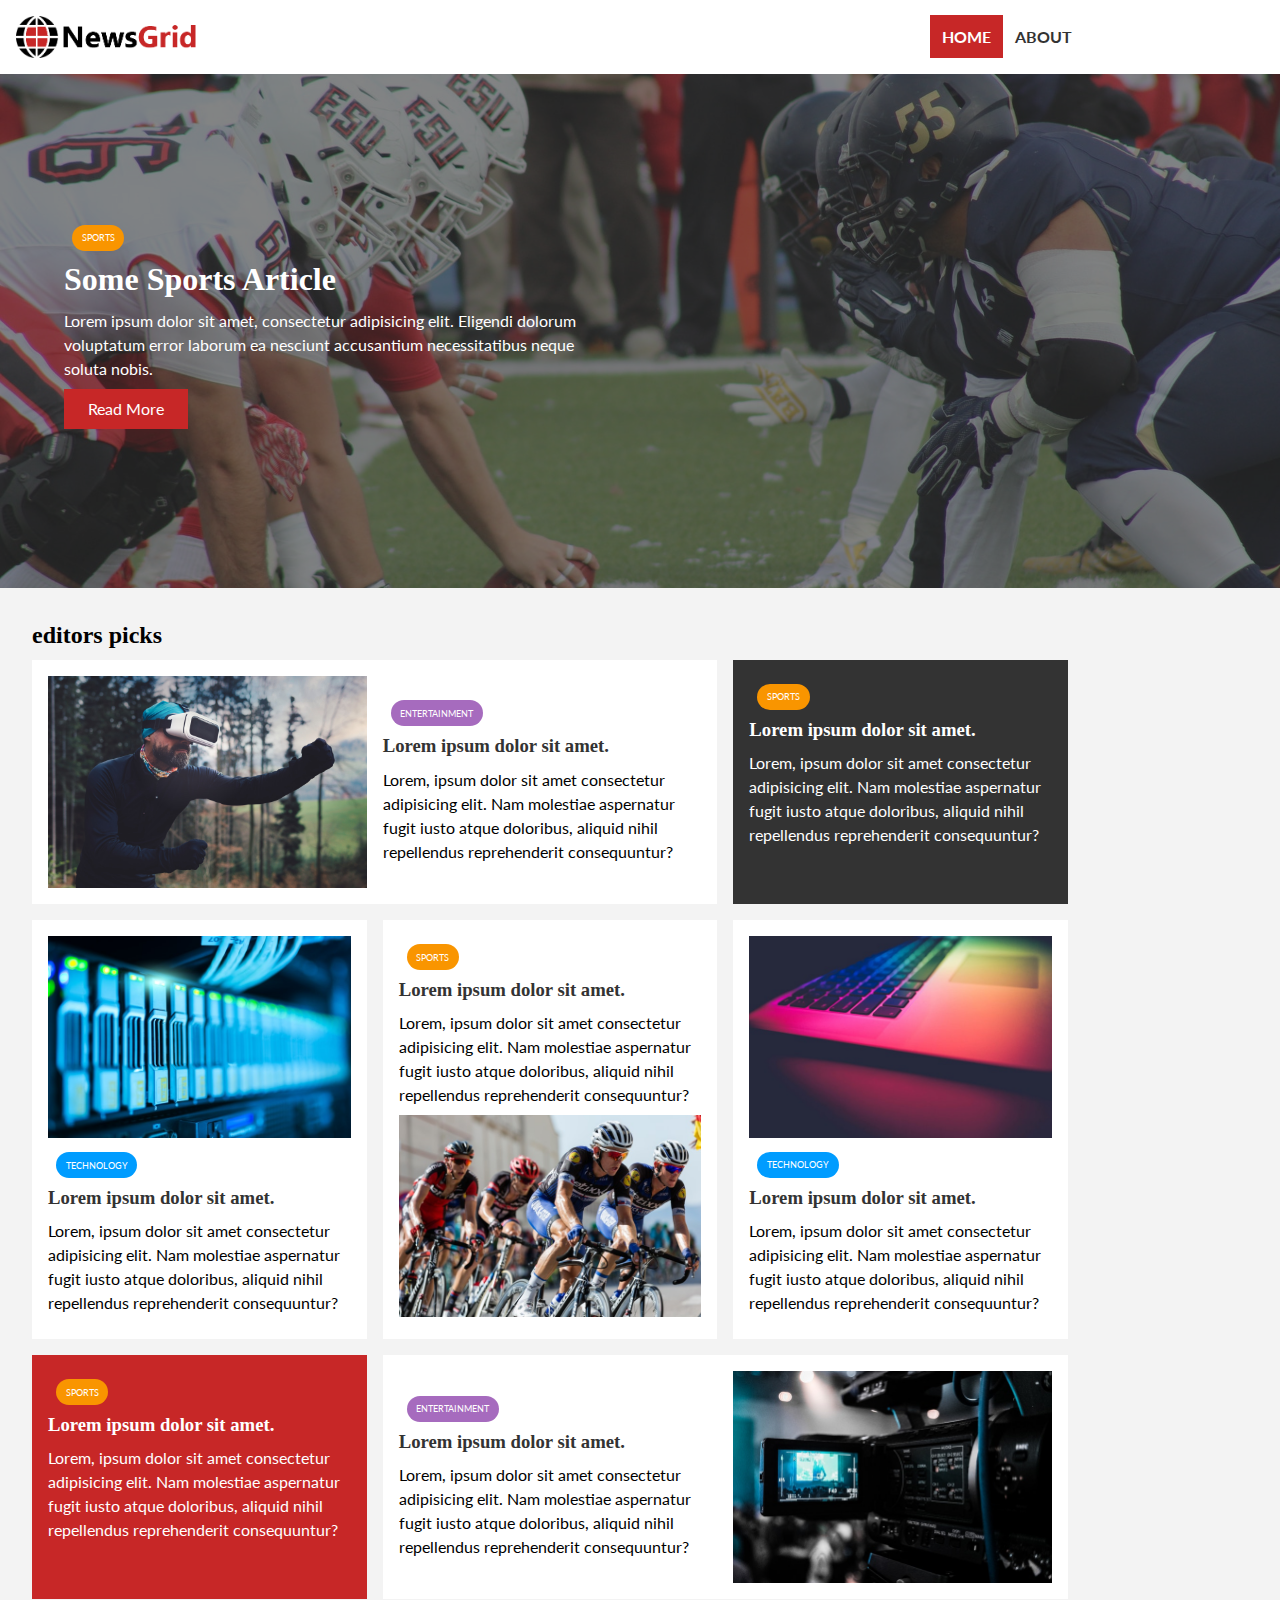
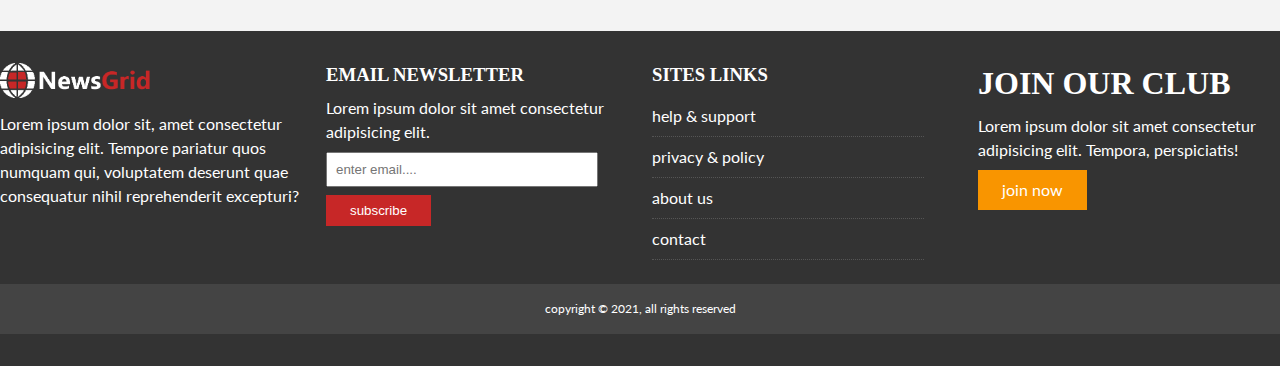
<file: index.html>
<!DOCTYPE html>
<html lang="en">
<head>
    <meta charset="UTF-8">
    <meta http-equiv="X-UA-Compatible" content="IE=edge">
    <meta name="viewport" content="width=device-width, initial-scale=1.0">
    <link rel="stylesheet" href="https://cdnjs.cloudflare.com/ajax/libs/font-awesome/6.0.0-beta3/css/all.min.css" integrity="sha512-Fo3rlrZj/k7ujTnHg4CGR2D7kSs0v4LLanw2qksYuRlEzO+tcaEPQogQ0KaoGN26/zrn20ImR1DfuLWnOo7aBA==" crossorigin="anonymous" referrerpolicy="no-referrer" />
    <link href="https://fonts.googleapis.com/css2?family=Lato:wght@100&family=Staatliches&display=swap" rel="stylesheet">




    <link rel="stylesheet" href="css/style.css">
    <link rel="stylesheet" media="screen and (max width: 768px)" href="css/mobile.css">
    <link rel="shortcut icon" type="image/x-icon" href="favicon.ico">
    <title>News Grid | Latest News</title>
</head>
<body>
    <nav id="main-nav">
        <div class="container">
            <img src="/img/logo.png" target="_blank" alt="NewsGrid" class="logo">
            <div class="social">
                <a href="https://facebook.com" target="_blank"><i class="fab fa-facebook fa-2x"></i></a>
                <a href="https://twitter.com" target="_blank"><i class="fab fa-twitter fa-2x"></i></a>
                <a href="https://instagram.com" target="_blank"><i class="fab fa-instagram fa-2x"></i></a>
                <a href="https://youtube.com" target="_blank"><i class="fab fa-youtube fa-2x"></i></a>
            </div>
            <ul>
                <li><a  class="current" href="index.html">HOME</a></li>
                <li><a   href="about.html">ABOUT</a><li>
            </ul>
        </div>
    </nav>
    <!-- showcase -->
    <header id="showcase">
        <div class="container">
            <div class="showcase-container">
                <div class="showcase-content">
                    <div class="category category-sports">Sports</div>
                    <h1>Some Sports Article</h1>
                    <p>Lorem ipsum dolor sit amet, consectetur adipisicing elit. Eligendi dolorum voluptatum error laborum ea nesciunt accusantium necessitatibus neque soluta nobis.
                    </p>
                    <a class="btn btn-primary"href="article.html">Read More</a>    
                </div>
            </div>
        </div>
    </header>
    <!-- home articles -->
    <section id="home-articles" class="py-2">
        <div class="container">
            <h2>editors picks</h2>
        <div class="article-container">
            <article class="card">
                <img src="./img/articles/ent1.jpg" alt="">
                <div>
                    <div class=" category category-ent">Entertainment</div>
                    <h3>
                        <a href="article.html">Lorem ipsum dolor sit amet.</a>
                    </h3>
                    <p>Lorem, ipsum dolor sit amet consectetur adipisicing elit. Nam molestiae aspernatur fugit iusto atque doloribus, aliquid nihil repellendus reprehenderit consequuntur?</p>
                </div>
            </article>
            <article class="card bg-dark">
             <div class=" category category-sports">Sports</div>
              <h3>
               <a href="article.html">Lorem ipsum dolor sit amet.</a>
              </h3>
              <p>Lorem, ipsum dolor sit amet consectetur adipisicing elit. Nam molestiae aspernatur fugit iusto atque doloribus, aliquid nihil repellendus reprehenderit consequuntur?</p>
            </article>
            <article class="card">
                <img src="./img/articles/tech1.jpg" alt="">
                <div class=" category category-tech">Technology</div>
                 <h3>
                  <a href="article.html">Lorem ipsum dolor sit amet.</a>
                 </h3>
                 <p>Lorem, ipsum dolor sit amet consectetur adipisicing elit. Nam molestiae aspernatur fugit iusto atque doloribus, aliquid nihil repellendus reprehenderit consequuntur?</p>
               </article>
               <article class="card">
              <div class=" category category-sports">Sports</div>
                 <h3>
                  <a href="article.html">Lorem ipsum dolor sit amet.</a>
                 </h3>
                 <p>Lorem, ipsum dolor sit amet consectetur adipisicing elit. Nam molestiae aspernatur fugit iusto atque doloribus, aliquid nihil repellendus reprehenderit consequuntur?</p>
                 <img src="./img/articles/sports1.jpg" alt="">
               </article>
               <article class="card">
                <img src="./img/articles/tech2.jpg" alt="">
                <div class=" category category-tech">Technology</div>
                 <h3>
                  <a href="article.html">Lorem ipsum dolor sit amet.</a>
                 </h3>
                 <p>Lorem, ipsum dolor sit amet consectetur adipisicing elit. Nam molestiae aspernatur fugit iusto atque doloribus, aliquid nihil repellendus reprehenderit consequuntur?</p>
               </article>
               <article class="card bg-primary">
                <div class=" category category-sports">Sports</div>
                 <h3>
                  <a href="article.html">Lorem ipsum dolor sit amet.</a>
                 </h3>
                 <p>Lorem, ipsum dolor sit amet consectetur adipisicing elit. Nam molestiae aspernatur fugit iusto atque doloribus, aliquid nihil repellendus reprehenderit consequuntur?</p>
               </article>
               <article class="card">
               <div>
                 <div class=" category category-ent">Entertainment</div>
                  <h3>
                     <a href="article.html">Lorem ipsum dolor sit amet.</a>
                 </h3>
                   <p>Lorem, ipsum dolor sit amet consectetur adipisicing elit. Nam molestiae aspernatur fugit iusto atque doloribus, aliquid nihil repellendus reprehenderit consequuntur?</p>
                </div> 
                <img src="./img/articles/ent2.jpg" alt="">

            </article>
        </div>
        </div>
        
    </section>


    <!-- footer -->
    
    <footer id="main-footer" class="py-2">
        <div class="footer footer-container">
            <div>
                <img src="./img/logo_light.png" alt="NewsGrid">
                <p>Lorem ipsum dolor sit, amet consectetur adipisicing elit. Tempore pariatur quos numquam qui, voluptatem deserunt quae consequatur nihil reprehenderit excepturi?</p>
            </div>
           
        
        <div>
            <h3>EMAIL NEWSLETTER</h3>
            <p>Lorem ipsum dolor sit amet consectetur adipisicing elit.</p>
            <form>
                <input type="email" placeholder="enter email....">
                <input type="button" value="subscribe" class="btn btn-primary">
            </form>
        </div>
        <div>
            <h3>SITES LINKS</h3>
            <ul class="list">
                <li><a href="#">help & support</a></li>
                <li><a href="#">privacy & policy</a></li>
                <li><a href="#">about us</a></li>
                <li><a href="#">contact</a></li>
            </ul>
        </div>
         <div>
            <h1>JOIN OUR CLUB</h1>
            <p>Lorem ipsum dolor sit amet consectetur adipisicing elit. Tempora, perspiciatis!</p>
            <a href="" class="btn btn-secondary">join now</a>
         </div>
         <div>
            <p>
                copyright &copy; 2021, all rights reserved
            </p>
         </div>
    


    </div>   
</footer>
</body>
</html>
</file>
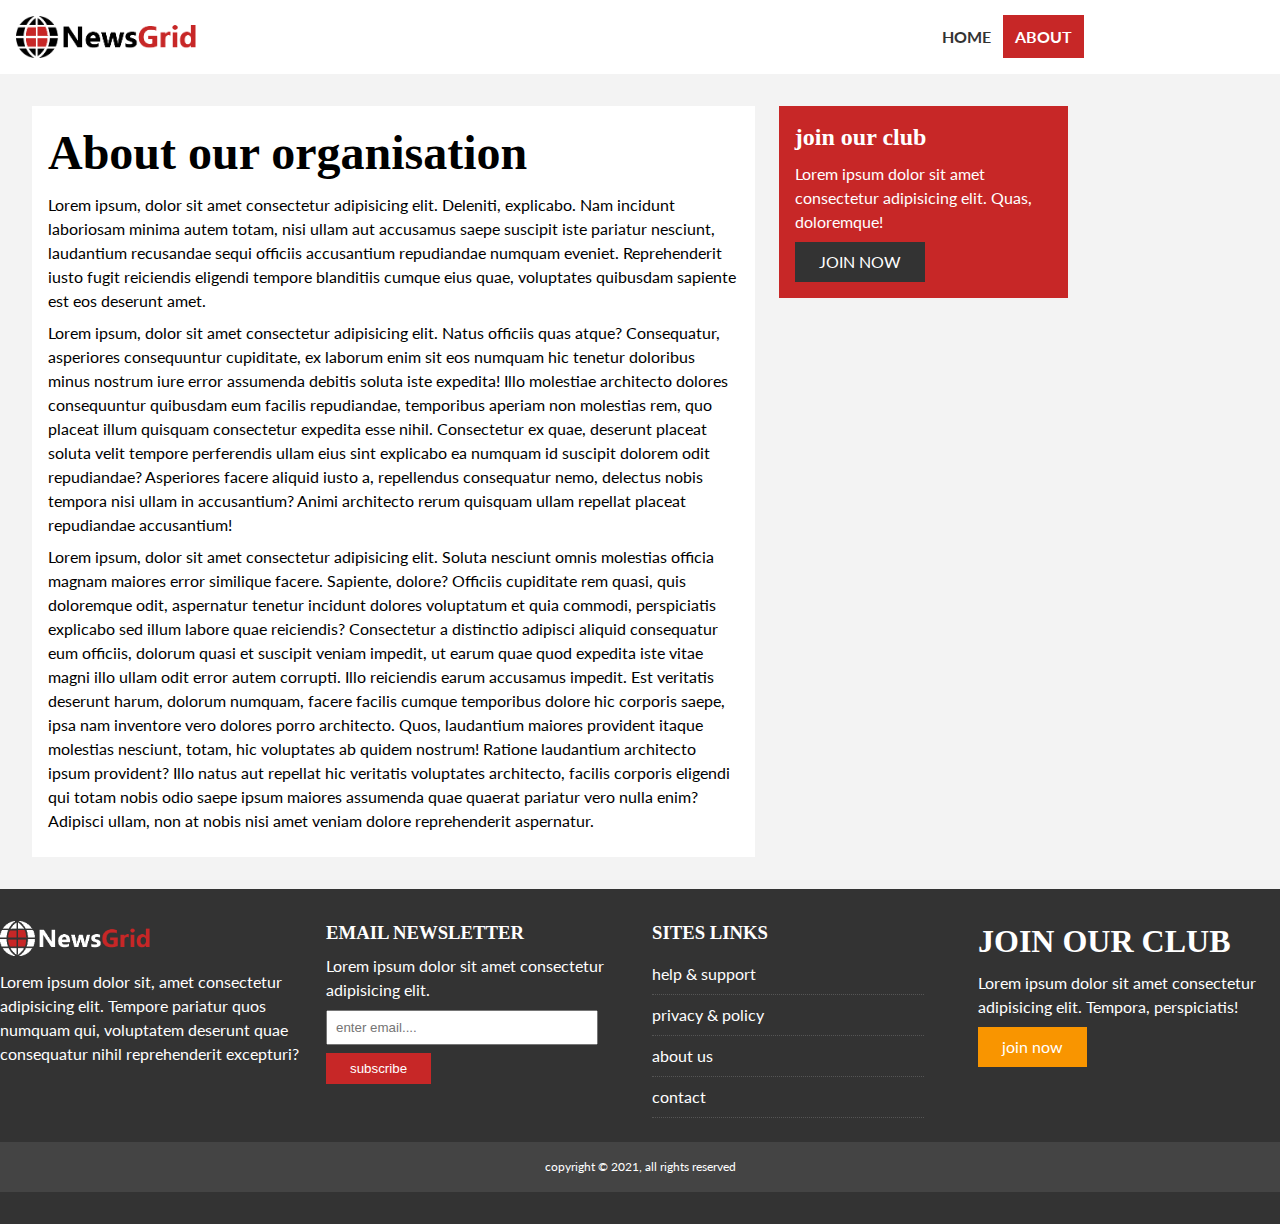
<file: about.html>
<!DOCTYPE html>
<html lang="en">
<head>
    <meta charset="UTF-8">
    <meta http-equiv="X-UA-Compatible" content="IE=edge">
    <meta name="viewport" content="width=device-width, initial-scale=1.0">
    <link rel="stylesheet" href="https://cdnjs.cloudflare.com/ajax/libs/font-awesome/6.0.0-beta3/css/all.min.css" integrity="sha512-Fo3rlrZj/k7ujTnHg4CGR2D7kSs0v4LLanw2qksYuRlEzO+tcaEPQogQ0KaoGN26/zrn20ImR1DfuLWnOo7aBA==" crossorigin="anonymous" referrerpolicy="no-referrer" />
    <link href="https://fonts.googleapis.com/css2?family=Lato:wght@100&family=Staatliches&display=swap" rel="stylesheet">




    <link rel="stylesheet" href="css/style.css">
    <link rel="stylesheet" media="screen and (max width: 768px)" href="css/mobile.css">
    <link rel="shortcut icon" type="image/x-icon" href="favicon.ico">
    <title>News Grid | ABOUT</title>
</head>
<body>
    <nav id="main-nav">
        <div class="container">
            <img src="/img/logo.png" target="_blank" alt="NewsGrid" class="logo">
            <div class="social">
                <a href="https://facebook.com" target="_blank"><i class="fab fa-facebook fa-2x"></i></a>
                <a href="https://twitter.com" target="_blank"><i class="fab fa-twitter fa-2x"></i></a>
                <a href="https://instagram.com" target="_blank"><i class="fab fa-instagram fa-2x"></i></a>
                <a href="https://youtube.com" target="_blank"><i class="fab fa-youtube fa-2x"></i></a>
            </div>
            <ul>
                <li><a  href="index.html">HOME</a></li>
                <li><a  class="current" href="about.html">ABOUT</a><li>
            </ul>
        </div>
    </nav>
    <section id="about">
        <div class="container">
            <div class="page-container">
                <article class="card">
                     <h1 class="l-heading">About our organisation</h1>
                     <p>Lorem ipsum, dolor sit amet consectetur adipisicing elit. Deleniti, explicabo. Nam incidunt laboriosam minima autem totam, nisi ullam aut accusamus saepe suscipit iste pariatur nesciunt, laudantium recusandae sequi officiis accusantium repudiandae numquam eveniet. Reprehenderit iusto fugit reiciendis eligendi tempore blanditiis cumque eius quae, voluptates quibusdam sapiente est eos deserunt amet.</p>
                     <p>Lorem ipsum, dolor sit amet consectetur adipisicing elit. Natus officiis quas atque? Consequatur, asperiores consequuntur cupiditate, ex laborum enim sit eos numquam hic tenetur doloribus minus nostrum iure error assumenda debitis soluta iste expedita! Illo molestiae architecto dolores consequuntur quibusdam eum facilis repudiandae, temporibus aperiam non molestias rem, quo placeat illum quisquam consectetur expedita esse nihil. Consectetur ex quae, deserunt placeat soluta velit tempore perferendis ullam eius sint explicabo ea numquam id suscipit dolorem odit repudiandae? Asperiores facere aliquid iusto a, repellendus consequatur nemo, delectus nobis tempora nisi ullam in accusantium? Animi architecto rerum quisquam ullam repellat placeat repudiandae accusantium!</p>
                     <p>Lorem ipsum, dolor sit amet consectetur adipisicing elit. Soluta nesciunt omnis molestias officia magnam maiores error similique facere. Sapiente, dolore? Officiis cupiditate rem quasi, quis doloremque odit, aspernatur tenetur incidunt dolores voluptatum et quia commodi, perspiciatis explicabo sed illum labore quae reiciendis? Consectetur a distinctio adipisci aliquid consequatur eum officiis, dolorum quasi et suscipit veniam impedit, ut earum quae quod expedita iste vitae magni illo ullam odit error autem corrupti. Illo reiciendis earum accusamus impedit. Est veritatis deserunt harum, dolorum numquam, facere facilis cumque temporibus dolore hic corporis saepe, ipsa nam inventore vero dolores porro architecto. Quos, laudantium maiores provident itaque molestias nesciunt, totam, hic voluptates ab quidem nostrum! Ratione laudantium architecto ipsum provident? Illo natus aut repellat hic veritatis voluptates architecto, facilis corporis eligendi qui totam nobis odio saepe ipsum maiores assumenda quae quaerat pariatur vero nulla enim? Adipisci ullam, non at nobis nisi amet veniam dolore reprehenderit aspernatur.</p>
                </article>
                <aside class="card bg-primary">
                    <h2>join our club</h2>
                    <p>Lorem ipsum dolor sit amet consectetur adipisicing elit. Quas, doloremque!</p>
                    <a href="" class="btn btn-dark btn block">JOIN NOW</a>
                </aside>
            </div>
        </div>
    </section>












     <!-- footer -->
    <footer id="main-footer" class="py-2">
        <div class="footer footer-container">
            <div>
                <img src="./img/logo_light.png" alt="NewsGrid">
                <p>Lorem ipsum dolor sit, amet consectetur adipisicing elit. Tempore pariatur quos numquam qui, voluptatem deserunt quae consequatur nihil reprehenderit excepturi?</p>
            </div>
           
        
        <div>
            <h3>EMAIL NEWSLETTER</h3>
            <p>Lorem ipsum dolor sit amet consectetur adipisicing elit.</p>
            <form>
                <input type="email" placeholder="enter email....">
                <input type="button" value="subscribe" class="btn btn-primary">
            </form>
        </div>
        <div>
            <h3>SITES LINKS</h3>
            <ul class="list">
                <li><a href="#">help & support</a></li>
                <li><a href="#">privacy & policy</a></li>
                <li><a href="#">about us</a></li>
                <li><a href="#">contact</a></li>
            </ul>
        </div>
         <div>
            <h1>JOIN OUR CLUB</h1>
            <p>Lorem ipsum dolor sit amet consectetur adipisicing elit. Tempora, perspiciatis!</p>
            <a href="" class="btn btn-secondary">join now</a>
         </div>
         <div>
            <p>
                copyright &copy; 2021, all rights reserved
            </p>
         </div>
    


    </div>   
</footer>
</body>
</html>
</file>
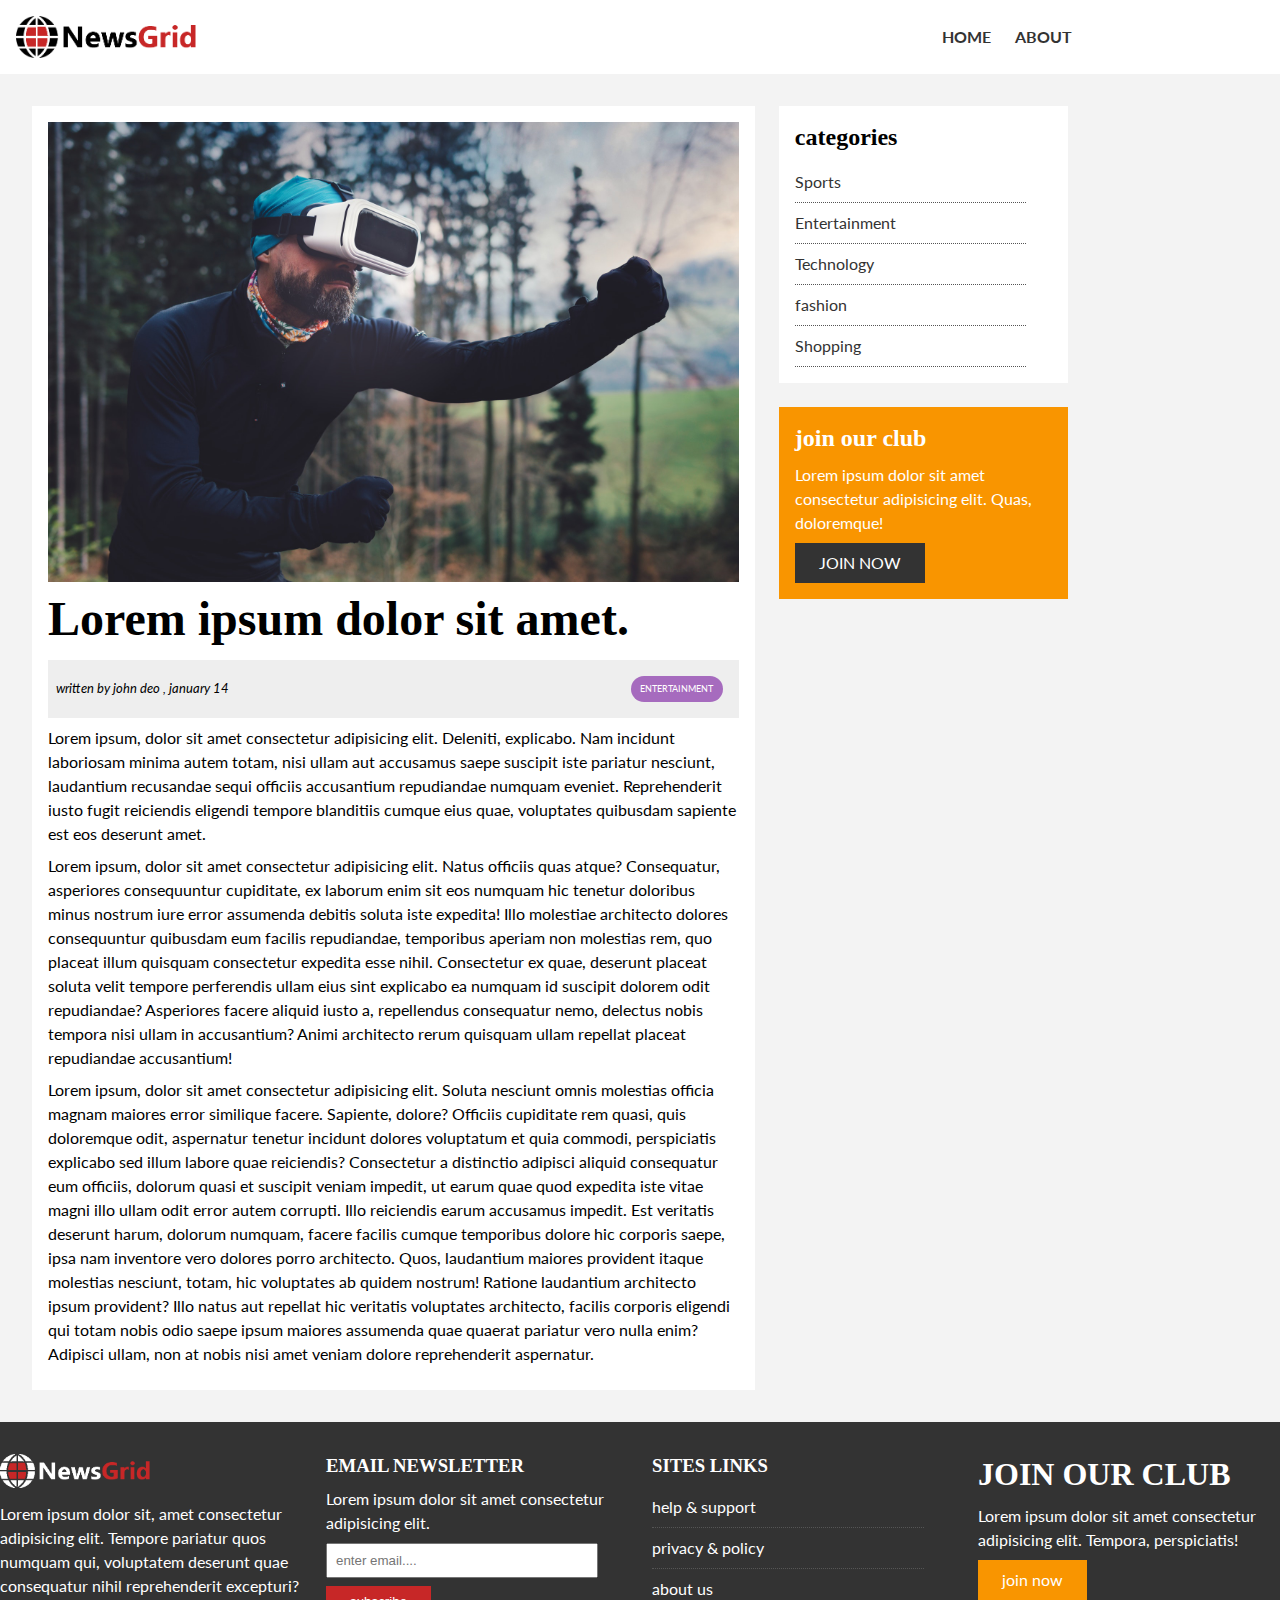
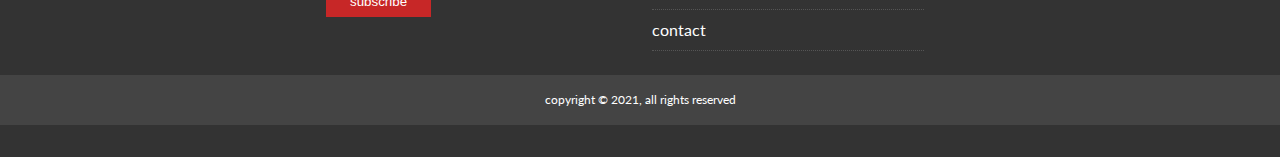
<file: article.html>
<!DOCTYPE html>
<html lang="en">
<head>
    <meta charset="UTF-8">
    <meta http-equiv="X-UA-Compatible" content="IE=edge">
    <meta name="viewport" content="width=device-width, initial-scale=1.0">
    <link rel="stylesheet" href="https://cdnjs.cloudflare.com/ajax/libs/font-awesome/6.0.0-beta3/css/all.min.css" integrity="sha512-Fo3rlrZj/k7ujTnHg4CGR2D7kSs0v4LLanw2qksYuRlEzO+tcaEPQogQ0KaoGN26/zrn20ImR1DfuLWnOo7aBA==" crossorigin="anonymous" referrerpolicy="no-referrer" />
    <link href="https://fonts.googleapis.com/css2?family=Lato:wght@100&family=Staatliches&display=swap" rel="stylesheet">




    <link rel="stylesheet" href="css/style.css">
    <link rel="stylesheet" media="screen and (max width: 768px)" href="css/mobile.css">
    <link rel="shortcut icon" type="image/x-icon" href="favicon.ico">
    <title>News Grid | LATEST NEWS</title>
</head>
<body>
    <nav id="main-nav">
        <div class="container">
            <img src="/img/logo.png" target="_blank" alt="NewsGrid" class="logo">
            <div class="social">
                <a href="https://facebook.com" target="_blank"><i class="fab fa-facebook fa-2x"></i></a>
                <a href="https://twitter.com" target="_blank"><i class="fab fa-twitter fa-2x"></i></a>
                <a href="https://instagram.com" target="_blank"><i class="fab fa-instagram fa-2x"></i></a>
                <a href="https://youtube.com" target="_blank"><i class="fab fa-youtube fa-2x"></i></a>
            </div>
            <ul>
                <li><a  href="index.html">HOME</a></li>
                <li><a  href="about.html">ABOUT</a><li>
            </ul>
        </div>
    </nav>
    <section id="article"> 
        <div class="container">
            <div class="page-container">
                <article class="card">
                    <img src="./img/articles/ent1.jpg" alt="">
                     <h1 class="l-heading">Lorem ipsum dolor sit amet.</h1>
                     <div class="meta">
                         <small>
                             <i class="fas fa-fas">written by john deo , january 14</i>
                         </small>
                         <div class="category category-ent">Entertainment</div>
                     </div>
                     <p>Lorem ipsum, dolor sit amet consectetur adipisicing elit. Deleniti, explicabo. Nam incidunt laboriosam minima autem totam, nisi ullam aut accusamus saepe suscipit iste pariatur nesciunt, laudantium recusandae sequi officiis accusantium repudiandae numquam eveniet. Reprehenderit iusto fugit reiciendis eligendi tempore blanditiis cumque eius quae, voluptates quibusdam sapiente est eos deserunt amet.</p>
                     <p>Lorem ipsum, dolor sit amet consectetur adipisicing elit. Natus officiis quas atque? Consequatur, asperiores consequuntur cupiditate, ex laborum enim sit eos numquam hic tenetur doloribus minus nostrum iure error assumenda debitis soluta iste expedita! Illo molestiae architecto dolores consequuntur quibusdam eum facilis repudiandae, temporibus aperiam non molestias rem, quo placeat illum quisquam consectetur expedita esse nihil. Consectetur ex quae, deserunt placeat soluta velit tempore perferendis ullam eius sint explicabo ea numquam id suscipit dolorem odit repudiandae? Asperiores facere aliquid iusto a, repellendus consequatur nemo, delectus nobis tempora nisi ullam in accusantium? Animi architecto rerum quisquam ullam repellat placeat repudiandae accusantium!</p>
                     <p>Lorem ipsum, dolor sit amet consectetur adipisicing elit. Soluta nesciunt omnis molestias officia magnam maiores error similique facere. Sapiente, dolore? Officiis cupiditate rem quasi, quis doloremque odit, aspernatur tenetur incidunt dolores voluptatum et quia commodi, perspiciatis explicabo sed illum labore quae reiciendis? Consectetur a distinctio adipisci aliquid consequatur eum officiis, dolorum quasi et suscipit veniam impedit, ut earum quae quod expedita iste vitae magni illo ullam odit error autem corrupti. Illo reiciendis earum accusamus impedit. Est veritatis deserunt harum, dolorum numquam, facere facilis cumque temporibus dolore hic corporis saepe, ipsa nam inventore vero dolores porro architecto. Quos, laudantium maiores provident itaque molestias nesciunt, totam, hic voluptates ab quidem nostrum! Ratione laudantium architecto ipsum provident? Illo natus aut repellat hic veritatis voluptates architecto, facilis corporis eligendi qui totam nobis odio saepe ipsum maiores assumenda quae quaerat pariatur vero nulla enim? Adipisci ullam, non at nobis nisi amet veniam dolore reprehenderit aspernatur.</p>
                </article>
                <aside id="category" class="card">
                    <h2>categories</h2>
                    <ul class="list">
                        <li><a href="#"><i class="fas fa-chevron-right"></i>Sports</a></li>
                        <li><a href="#"><i class="fas fa-chevron-right"></i>Entertainment</a></li>
                        <li><a href="#"><i class="fas fa-chevron-right"></i>Technology</a></li>
                        <li><a href="#"><i class="fas fa-chevron-right"></i>fashion</a></li>
                        <li><a href="#"><i class="fas fa-chevron-right"></i>Shopping</a></li>
                    </ul>
                </aside>
                <aside class="card bg-secondary">
                    <h2>join our club</h2>
                    <p>Lorem ipsum dolor sit amet consectetur adipisicing elit. Quas, doloremque!</p>
                    <a href="" class="btn btn-dark btn block">JOIN NOW</a>
                </aside>
            </div>
        </div>
    </section>












     <!-- footer -->
    <footer id="main-footer" class="py-2">
        <div class="footer footer-container">
            <div>
                <img src="./img/logo_light.png" alt="NewsGrid">
                <p>Lorem ipsum dolor sit, amet consectetur adipisicing elit. Tempore pariatur quos numquam qui, voluptatem deserunt quae consequatur nihil reprehenderit excepturi?</p>
            </div>
           
        
        <div>
            <h3>EMAIL NEWSLETTER</h3>
            <p>Lorem ipsum dolor sit amet consectetur adipisicing elit.</p>
            <form>
                <input type="email" placeholder="enter email....">
                <input type="button" value="subscribe" class="btn btn-primary">
            </form>
        </div>
        <div>
            <h3>SITES LINKS</h3>
            <ul class="list">
                <li><a href="#">help & support</a></li>
                <li><a href="#">privacy & policy</a></li>
                <li><a href="#">about us</a></li>
                <li><a href="#">contact</a></li>
            </ul>
        </div>
         <div>
            <h1>JOIN OUR CLUB</h1>
            <p>Lorem ipsum dolor sit amet consectetur adipisicing elit. Tempora, perspiciatis!</p>
            <a href="" class="btn btn-secondary">join now</a>
         </div>
         <div>
            <p>
                copyright &copy; 2021, all rights reserved
            </p>
         </div>
    


    </div>   
</footer>
</body>
</html>
</file>
<file: css/style.css>
:root{
    --primary-color:#c72727;
    --secondary-color:#f99500;
    --light-color:#f3f3f3;
    --dark-color:#333;
    --max-width:1100px;
}
.category{
    --sports-color:#f99500;
    --ent-color:#a66bbe;
    --tech-color:#009cff;
}
.btn{
    display:inline-block;
    border:none;
    color: #fff;
    background-color: var(--dark-color);
    padding:0.5rem 1.5rem;
}
.btn-light{
 background: var(--light-color);
}
.btn-primary{
    background: var(--primary-color);
}
.btn-secondary{
    background: var(--secondary-color);
}
.py-1{
    padding: 1.5rem 0;
}
.py-2{
    padding: 2rem 0;
}
.py-3{
    padding: 3rem 0;
}
.p-1{
    padding: 1.5rem;
}
.p-2{
    padding: 2rem;
}
.p-3{
    padding: 3rem;
}
.l-heading{
    font-size:3rem;
}
.list li{
    padding: 0.5rem 0;
    border-bottom: #555 dotted 1px;
    width: 90%;

}
.list li a:hover{
    color: var(--primary-color) !important;
}
/* inner home */
.page-container{
    display: grid;
    grid-template-columns: 5fr 2fr;
    margin: 2rem 0;
    grid-gap: 1.5rem;
}
.page-container >*:first-child{
    grid-row: 1 /span 3;
}

.bg-dark h1,
.bg-dark h2,
.bg-dark h3,
.bg-dark a,
.bg-primary h1,
.bg-primary h2,
.bg-primary h3,
.bg-primary a,
.bg-secondary h1,
.bg-secondary h2,
.bg-secondary h3,
.bg-secondary a{
    color: #fff;
}

.btn-block{
    display: block;
    width: 100%;
    text-align: center;
}
.btn:hover{
    opacity: 0.9;
}
.card{
    background: #fff;
    padding: 1rem;
}
.bg-dark{
    background: var(--dark-color);
    color: #fff;
}
.bg-primary{
    background: var(--primary-color);
    color: #fff;
}
.bg-secondary{
    background: var(--secondary-color);
    color: #fff;
}
*{
    margin: 0;
    padding: 0;
    box-sizing: border-box;
}
body{
    font-family: 'lato',sans-serif;
    line-height: 1.5;
    background: var(--light-color);
}
a{
    color: #333;
    text-decoration: none;
}
ul{
    list-style: none;
}
p{
    margin: 0.5rem 0;
}
img{
      width:100%;
} 
h1,h2,h3,h4,h5,h6{
    font-family: 'staaliches',cursive;
    margin-bottom: .55rem;
    line-height: 1.3;
}
/* utilies */
.container{
    max-width: var(--max-width);
    padding: 0 2rem;
    overflow: hidden;
    
}
.category{
    display: inline-block;
    color: #fff;
    font-size: 0.55rem;
    text-transform: uppercase;
    padding: 0.4rem 0.6rem;
    margin: 0.5rem;
    border-radius: 15px;
}
.category-sports { background: var(--sports-color)}
.category-ent{background: var(--ent-color);}
.category-tech{background: var(--tech-color);}
 

/* navigation */
#main-nav{
    background: #fff;
    position: sticky;
    top: 0;
    z-index: 2;
}
#main-nav .container{
    display: grid;
    grid-template-columns: 6fr 3fr 2fr;
    padding: 1rem;
    align-items: center;
}
#main-nav .logo{
    width: 180px;
}
 
#main-nav ul{
    display: flex;
    justify-self: end;
}
#main-nav ul a{
    color: #333;
    font-weight: bold;
    padding: 0.75rem;
}
#main-nav ul a.current{
    background: var(--primary-color);
    color: #fff;
}
#main-nav ul a:hover{
    background: var(--light-color);
    color: var(--dark-color);
}
#main-nav .social{
    justify-self: center;
}
#main-nav .social i{
    color: #333;
    margin-right: .5rem;
}
/* showcase */
#showcase{
    color: #fff;
    background: #333;
    padding: 2rem;
    position: relative;
}
#showcase:before{
    content:'';
    background: url('../img/featured.jpg') no-repeat center center/cover;
    position: absolute;
    top: 0;
    left: 0;
    height: 100%;
    width: 100%;
    opacity: 0.4;
}
#showcase .showcase-container{
    display: grid;
    grid-template-columns: repeat(2, 1fr);
    justify-content: center;
    align-items: center;
    height: 50vh;
}
#showcase .showcase-content{
    z-index: 1;
}
#showcase .showcase-content{
    margin-bottom: 1rem ;
}
/* home articles */
#home-articles .article-container{
    display: grid;
    grid-template-columns: repeat(3,1fr);
    grid-gap: 1rem;
}
#home-articles .article-container >*:first-child,
#home-articles .article-container >*:last-child{
    display: grid;
    grid-template-columns: repeat(2,1fr);
    grid-gap: 1rem;
    align-items: center;
    grid-column: 1 /span 2;
}
#home-articles .article-container >*:last-child{
    grid-column: 2 /span 2;
}
#article .meta{
    display: flex;
    justify-content: space-between;
    align-items: center;
    background: #eee;
    padding: 0.5rem;
}
#article .meta .catgory{
    margin-top: 0.4rem ;
} 
/* footer */
#main-footer{
    background:var(--dark-color);
    color: #fff;
}
#main-footer img{
    width: 150px;
}
#main-footer a{
    color: #fff;
}
#main-footer .footer-container{
    display: grid;
    grid-template-columns: repeat(4,1fr);
    grid-gap:1.5rem;
}
#main-footer .footer-container >*:last-child{
    background: #444;
    grid-column: 1 /span 4;
    padding: .5rem;
    text-align: center;
    font-size: 0.75rem;
}
#main-footer .footer-container input[type="email"]{
    width: 90%;
    padding: 0.5rem;
    margin-bottom: 0.5rem;
}
#main-footer .footer-container input[type="subscribe"]{
    width: 90%;
}
</file>
<file: css/mobile.css>
/* navigation */
#main-nav .social{
    display: none;
}
#main-nav .container{
    grid-template-columns: 1fr;
    grid-gap: 1.2rem;
}
#main-nav ul,
#main-nav .logo{
    justify-self: center;
}
#main-nav ul li a{
    padding: 0.50rem;
}
#home-article .article-container{
    grid-template-columns: repeat(2,1fr);
}
#home-article .article-container >*:first-child,
#home-article .article-container>*:last-child{
    grid-template-columns: 1fr;
    grid-column: 1;
}
@media(max-width: 600px){
#showcase .showcase-container,
#home-article .article-container{
    grid-template-columns: 1fr;
}
#main-footer .footer-container>*:last-child{
    grid-column: 1;
}
#main-footer .footer-container>*:first-child,
#main-footer .footer-container>*:nth-child(2){
    border-bottom: dotted #444 1px;
    padding-bottom: 1rem;
}
.page-container{
    grid-template-columns: 1fr;
    text-align: center;
}
.page-container>*:first-child{
    grid-row: 1;
}
.l-heading{
    font-size: 2rem;
}
}
</file>
